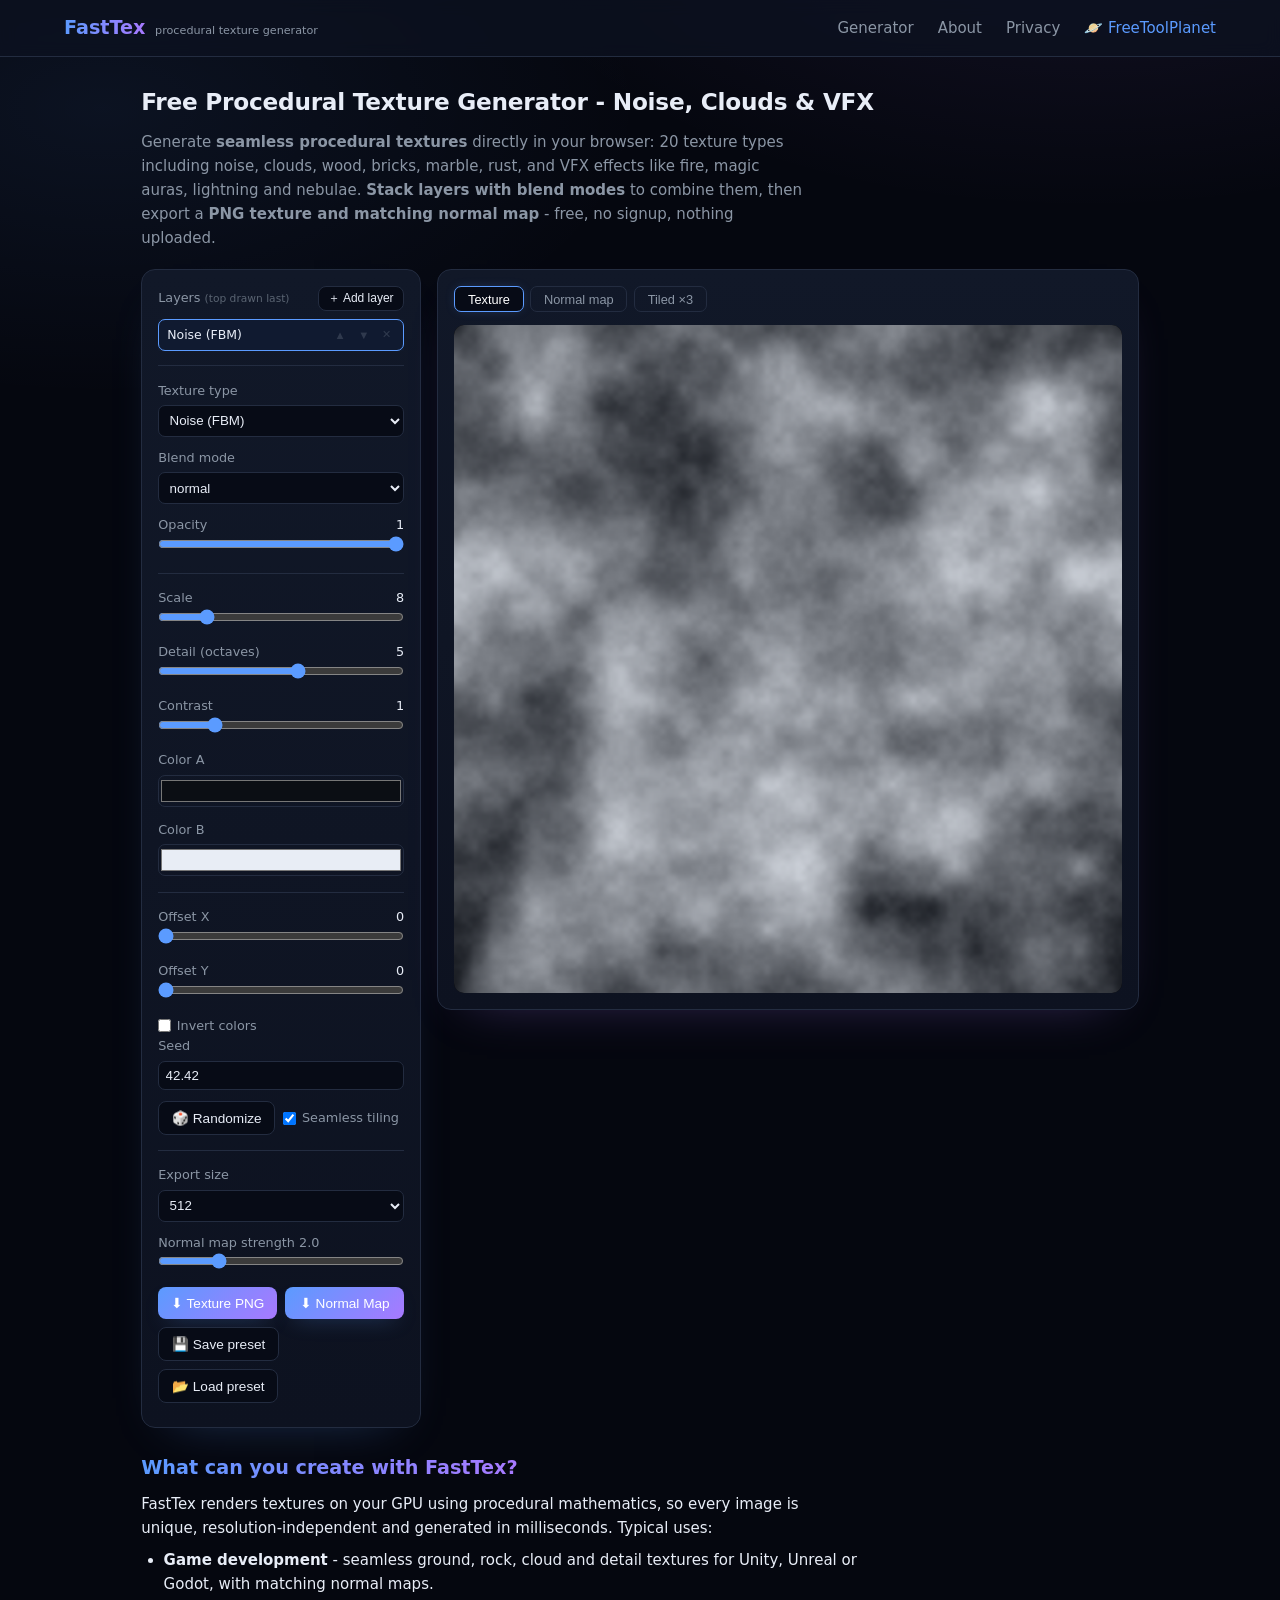
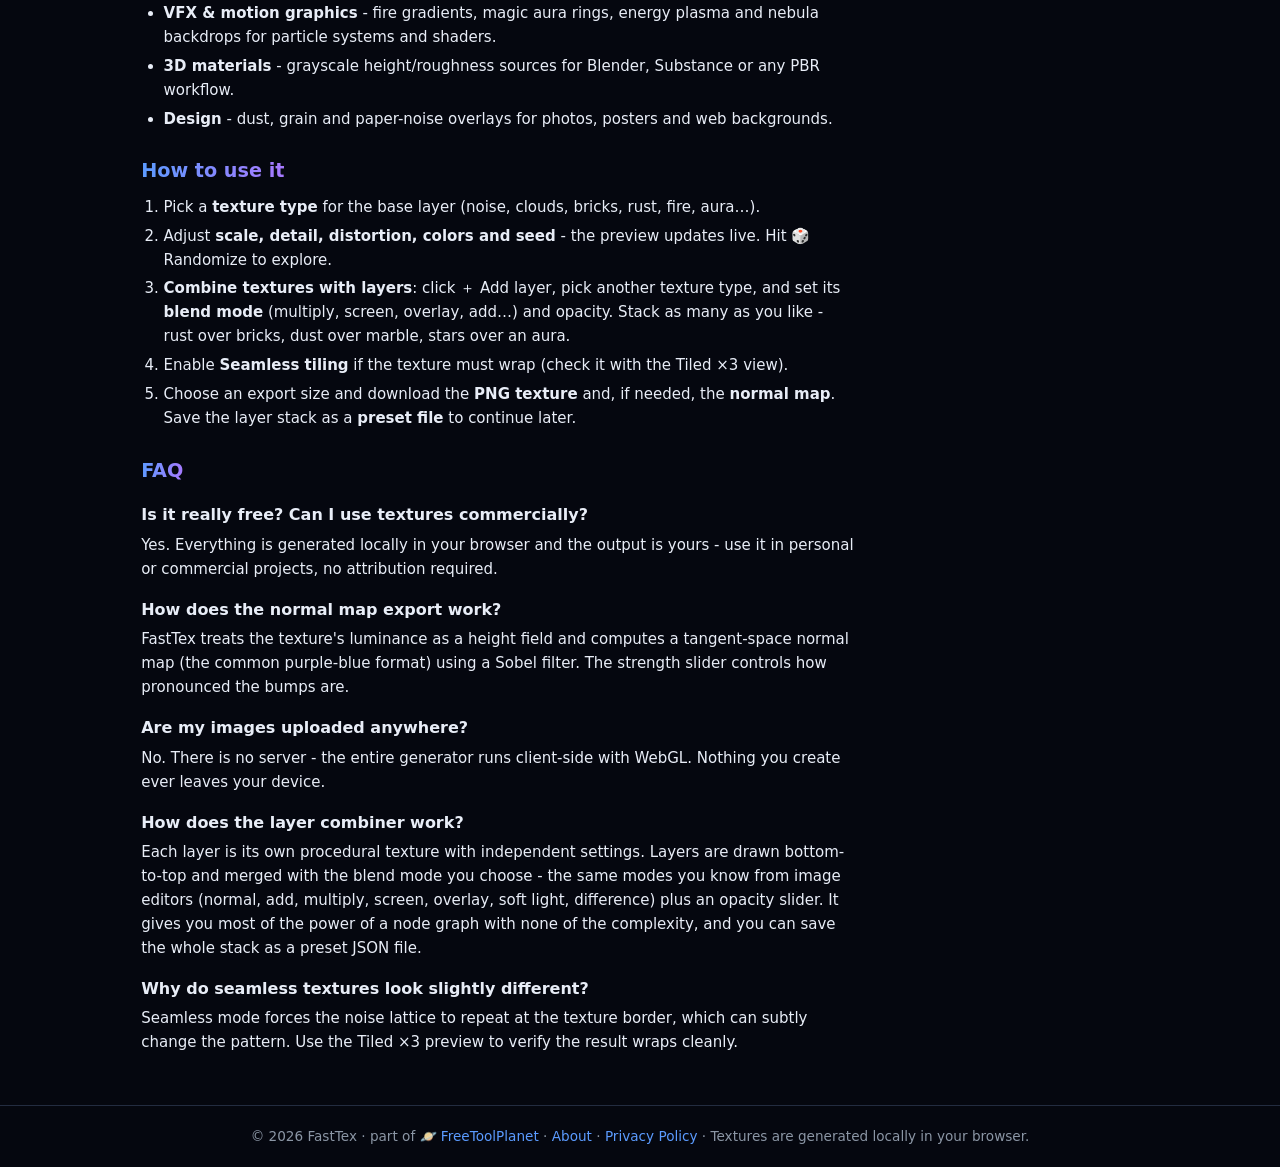
<file: index.html>
<!DOCTYPE html>
<html lang="en">
<head>
<meta charset="UTF-8">
<meta name="viewport" content="width=device-width, initial-scale=1.0">
<title>FastTex - Free Procedural Texture Generator (Noise, Clouds, VFX, Normal Maps)</title>
<meta name="description" content="Free online procedural texture generator with 20 texture types and layer blending. Create seamless noise, clouds, bricks, rust, fire, magic aura and VFX textures, export PNG and normal maps. No signup, runs in your browser.">
<meta name="keywords" content="procedural texture generator, seamless noise texture, normal map generator, VFX textures, cloud texture, perlin noise online, free texture maker">
<link rel="canonical" href="https://dridiyassin.github.io/FastTex/">
<meta property="og:title" content="FastTex - Free Procedural Texture Generator">
<meta property="og:description" content="Generate seamless noise, cloud, dust and VFX textures with normal maps, free in your browser.">
<meta property="og:type" content="website">
<meta property="og:url" content="https://dridiyassin.github.io/FastTex/">
<meta name="robots" content="index, follow">
<link rel="icon" href="data:image/svg+xml,<svg xmlns='http://www.w3.org/2000/svg' viewBox='0 0 100 100'><text y='.9em' font-size='90'>🎨</text></svg>">
<link rel="stylesheet" href="style.css">
<script async src="https://pagead2.googlesyndication.com/pagead/js/adsbygoogle.js?client=ca-pub-7599966418498848"
     crossorigin="anonymous"></script>
<script type="application/ld+json">
{
  "@context": "https://schema.org",
  "@type": "WebApplication",
  "name": "FastTex Procedural Texture Generator",
  "url": "https://dridiyassin.github.io/FastTex/",
  "applicationCategory": "DesignApplication",
  "operatingSystem": "Any",
  "offers": {"@type": "Offer", "price": "0", "priceCurrency": "USD"},
  "description": "Free browser-based procedural texture generator: seamless noise, clouds, dust, fire, magic aura VFX textures with PNG and normal map export."
}
</script>
<script type="application/ld+json">
{
  "@context": "https://schema.org",
  "@type": "FAQPage",
  "mainEntity": [
    {"@type": "Question", "name": "Is this texture generator free?", "acceptedAnswer": {"@type": "Answer", "text": "Yes. FastTex is 100% free, requires no signup, and all textures are generated locally in your browser. You can use exported textures in personal and commercial projects."}},
    {"@type": "Question", "name": "Can I make seamless tileable textures?", "acceptedAnswer": {"@type": "Answer", "text": "Yes. Enable the Seamless Tiling option and the generated texture will wrap perfectly on all edges, ideal for game engines and 3D materials."}},
    {"@type": "Question", "name": "Can I export a normal map?", "acceptedAnswer": {"@type": "Answer", "text": "Yes. FastTex derives a tangent-space normal map from the generated texture with an adjustable strength slider, and exports it as PNG."}},
    {"@type": "Question", "name": "Can I combine multiple textures?", "acceptedAnswer": {"@type": "Answer", "text": "Yes. FastTex has a layer system: stack any of the 20 texture types with blend modes (multiply, screen, overlay, add and more) and per-layer opacity, then export the combined result."}},
    {"@type": "Question", "name": "What resolution can I export?", "acceptedAnswer": {"@type": "Answer", "text": "You can export PNG textures at 256, 512, 1024 or 2048 pixels, square."}}
  ]
}
</script>
</head>
<body>
<header class="site-header">
  <a class="logo" href="./"><b>FastTex</b><span class="tag">procedural texture generator</span></a>
  <nav>
    <a href="./">Generator</a>
    <a href="about.html">About</a>
    <a href="privacy.html">Privacy</a>
    <a class="planet-link" href="https://dridiyassin.github.io/">🪐 FreeToolPlanet</a>
  </nav>
</header>

<main>
  <h1>Free Procedural Texture Generator - Noise, Clouds &amp; VFX</h1>
  <p class="intro">Generate <strong>seamless procedural textures</strong> directly in your browser: 20 texture types including noise, clouds, wood, bricks, marble, rust, and VFX effects like fire, magic auras, lightning and nebulae. <strong>Stack layers with blend modes</strong> to combine them, then export a <strong>PNG texture and matching normal map</strong> - free, no signup, nothing uploaded.</p>

  <div class="app">
    <aside class="panel" id="controls">
      <div class="layers-head"><span>Layers <small>(top drawn last)</small></span><button id="btn-add" class="btn lbtn-add" title="Add a layer on top">＋ Add layer</button></div>
      <div id="layers"></div>
      <hr>
      <label class="field">Texture type
        <select id="gen-select"></select>
      </label>
      <div id="params"></div>
      <div class="row">
        <button id="btn-random" class="btn">🎲 Randomize</button>
        <label class="check"><input type="checkbox" id="tile-chk" checked> Seamless tiling</label>
      </div>
      <hr>
      <label class="field">Export size
        <select id="res-select">
          <option>256</option><option selected>512</option><option>1024</option><option>2048</option>
        </select>
      </label>
      <label class="field">Normal map strength <span id="nrm-val">2.0</span>
        <input type="range" id="nrm-strength" min="0.2" max="8" step="0.1" value="2">
      </label>
      <div class="row">
        <button id="btn-png" class="btn primary">⬇ Texture PNG</button>
        <button id="btn-normal" class="btn primary">⬇ Normal Map</button>
      </div>
      <div class="row">
        <button id="btn-save" class="btn">💾 Save preset</button>
        <button id="btn-load" class="btn">📂 Load preset</button>
        <input type="file" id="preset-file" accept=".json" hidden>
      </div>
    </aside>

    <section class="viewport">
      <div class="preview-tabs">
        <button class="tab active" data-view="tex">Texture</button>
        <button class="tab" data-view="nrm">Normal map</button>
        <button class="tab" data-view="tiled">Tiled ×3</button>
      </div>
      <div class="canvas-wrap" id="canvas-wrap">
        <canvas id="out"></canvas>
        <canvas id="gl" hidden></canvas>
        <canvas id="nrm-canvas" hidden></canvas>
      </div>
    </section>
  </div>

  <article class="content">
    <h2>What can you create with FastTex?</h2>
    <p>FastTex renders textures on your GPU using procedural mathematics, so every image is unique, resolution-independent and generated in milliseconds. Typical uses:</p>
    <ul>
      <li><strong>Game development</strong> - seamless ground, rock, cloud and detail textures for Unity, Unreal or Godot, with matching normal maps.</li>
      <li><strong>VFX &amp; motion graphics</strong> - fire gradients, magic aura rings, energy plasma and nebula backdrops for particle systems and shaders.</li>
      <li><strong>3D materials</strong> - grayscale height/roughness sources for Blender, Substance or any PBR workflow.</li>
      <li><strong>Design</strong> - dust, grain and paper-noise overlays for photos, posters and web backgrounds.</li>
    </ul>

    <h2>How to use it</h2>
    <ol>
      <li>Pick a <strong>texture type</strong> for the base layer (noise, clouds, bricks, rust, fire, aura…).</li>
      <li>Adjust <strong>scale, detail, distortion, colors and seed</strong> - the preview updates live. Hit 🎲 Randomize to explore.</li>
      <li><strong>Combine textures with layers</strong>: click ＋ Add layer, pick another texture type, and set its <strong>blend mode</strong> (multiply, screen, overlay, add…) and opacity. Stack as many as you like - rust over bricks, dust over marble, stars over an aura.</li>
      <li>Enable <strong>Seamless tiling</strong> if the texture must wrap (check it with the Tiled ×3 view).</li>
      <li>Choose an export size and download the <strong>PNG texture</strong> and, if needed, the <strong>normal map</strong>. Save the layer stack as a <strong>preset file</strong> to continue later.</li>
    </ol>

    <h2>FAQ</h2>
    <h3>Is it really free? Can I use textures commercially?</h3>
    <p>Yes. Everything is generated locally in your browser and the output is yours - use it in personal or commercial projects, no attribution required.</p>
    <h3>How does the normal map export work?</h3>
    <p>FastTex treats the texture's luminance as a height field and computes a tangent-space normal map (the common purple-blue format) using a Sobel filter. The strength slider controls how pronounced the bumps are.</p>
    <h3>Are my images uploaded anywhere?</h3>
    <p>No. There is no server - the entire generator runs client-side with WebGL. Nothing you create ever leaves your device.</p>
    <h3>How does the layer combiner work?</h3>
    <p>Each layer is its own procedural texture with independent settings. Layers are drawn bottom-to-top and merged with the blend mode you choose - the same modes you know from image editors (normal, add, multiply, screen, overlay, soft light, difference) plus an opacity slider. It gives you most of the power of a node graph with none of the complexity, and you can save the whole stack as a preset JSON file.</p>
    <h3>Why do seamless textures look slightly different?</h3>
    <p>Seamless mode forces the noise lattice to repeat at the texture border, which can subtly change the pattern. Use the Tiled ×3 preview to verify the result wraps cleanly.</p>
  </article>
</main>

<footer class="site-footer">
  <p>© 2026 FastTex · part of <a href="https://dridiyassin.github.io/">🪐 FreeToolPlanet</a> · <a href="about.html">About</a> · <a href="privacy.html">Privacy Policy</a> · Textures are generated locally in your browser.</p>
</footer>
<script src="app.js"></script>
</body>
</html>
</file>
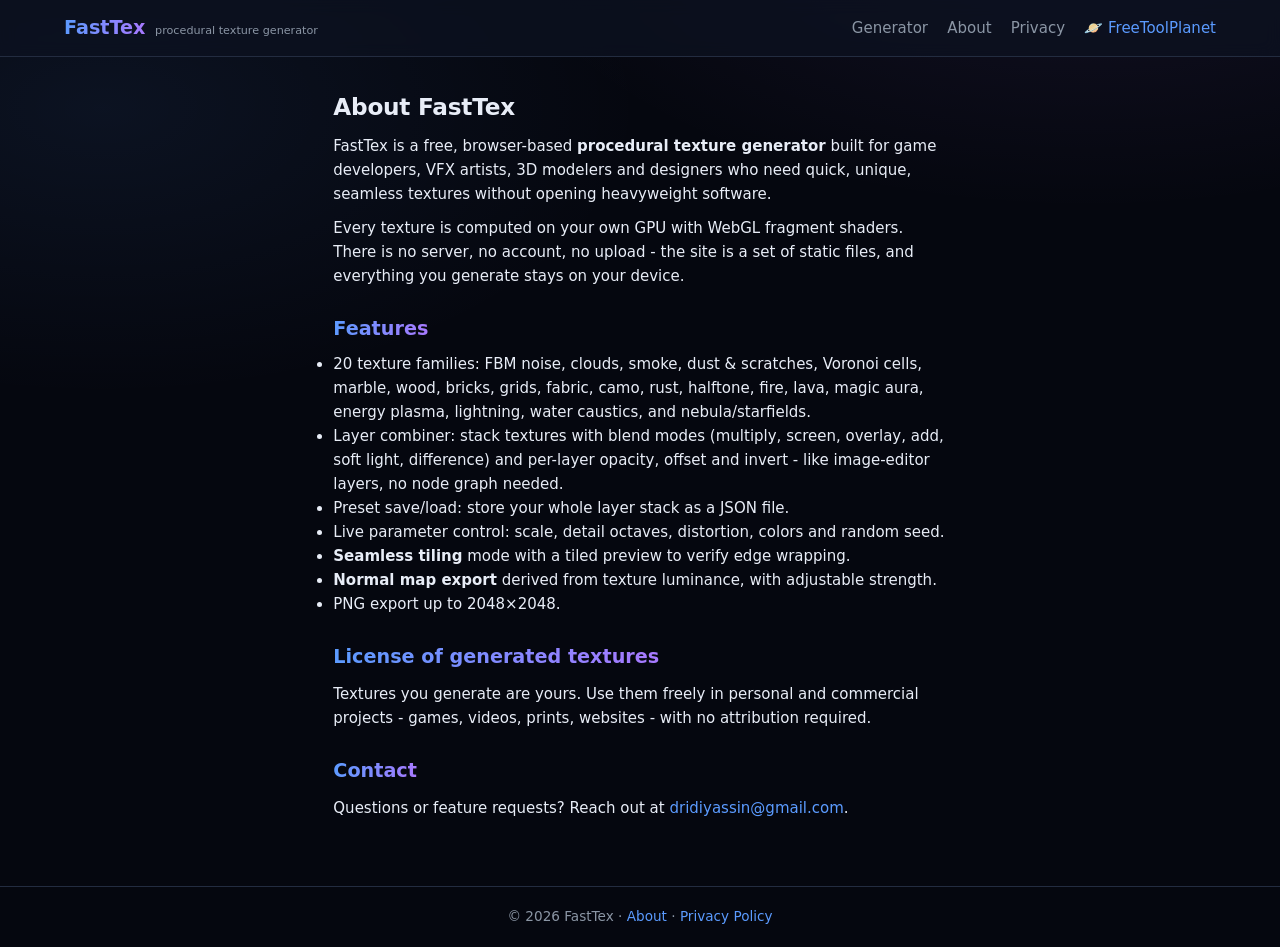
<file: about.html>
<!DOCTYPE html>
<html lang="en">
<head>
<meta charset="UTF-8">
<meta name="viewport" content="width=device-width, initial-scale=1.0">
<title>About FastTex - Free Procedural Texture Generator</title>
<meta name="description" content="About FastTex, a free browser-based procedural texture generator for game developers, VFX artists and designers.">
<link rel="canonical" href="https://dridiyassin.github.io/FastTex/about.html">
<meta name="robots" content="index, follow">
<link rel="icon" href="data:image/svg+xml,<svg xmlns='http://www.w3.org/2000/svg' viewBox='0 0 100 100'><text y='.9em' font-size='90'></text></svg>">
<link rel="stylesheet" href="style.css">
<script async src="https://pagead2.googlesyndication.com/pagead/js/adsbygoogle.js?client=ca-pub-7599966418498848"
     crossorigin="anonymous"></script>
</head>
<body>
<header class="site-header">
  <a class="logo" href="./"><b>FastTex</b><span class="tag">procedural texture generator</span></a>
  <nav><a href="./">Generator</a><a href="about.html">About</a><a href="privacy.html">Privacy</a><a class="planet-link" href="https://dridiyassin.github.io/">🪐 FreeToolPlanet</a></nav>
</header>
<main class="page">
  <h1>About FastTex</h1>
  <p>FastTex is a free, browser-based <strong>procedural texture generator</strong> built for game developers, VFX artists, 3D modelers and designers who need quick, unique, seamless textures without opening heavyweight software.</p>
  <p>Every texture is computed on your own GPU with WebGL fragment shaders. There is no server, no account, no upload - the site is a set of static files, and everything you generate stays on your device.</p>
  <h2>Features</h2>
  <ul>
    <li>20 texture families: FBM noise, clouds, smoke, dust &amp; scratches, Voronoi cells, marble, wood, bricks, grids, fabric, camo, rust, halftone, fire, lava, magic aura, energy plasma, lightning, water caustics, and nebula/starfields.</li>
    <li>Layer combiner: stack textures with blend modes (multiply, screen, overlay, add, soft light, difference) and per-layer opacity, offset and invert - like image-editor layers, no node graph needed.</li>
    <li>Preset save/load: store your whole layer stack as a JSON file.</li>
    <li>Live parameter control: scale, detail octaves, distortion, colors and random seed.</li>
    <li><strong>Seamless tiling</strong> mode with a tiled preview to verify edge wrapping.</li>
    <li><strong>Normal map export</strong> derived from texture luminance, with adjustable strength.</li>
    <li>PNG export up to 2048×2048.</li>
  </ul>
  <h2>License of generated textures</h2>
  <p>Textures you generate are yours. Use them freely in personal and commercial projects - games, videos, prints, websites - with no attribution required.</p>
  <h2>Contact</h2>
  <p>Questions or feature requests? Reach out at <a href="mailto:dridiyassin@gmail.com">dridiyassin@gmail.com</a>.</p>
</main>
<footer class="site-footer">
  <p>© 2026 FastTex · <a href="about.html">About</a> · <a href="privacy.html">Privacy Policy</a></p>
</footer>
</body>
</html>
</file>
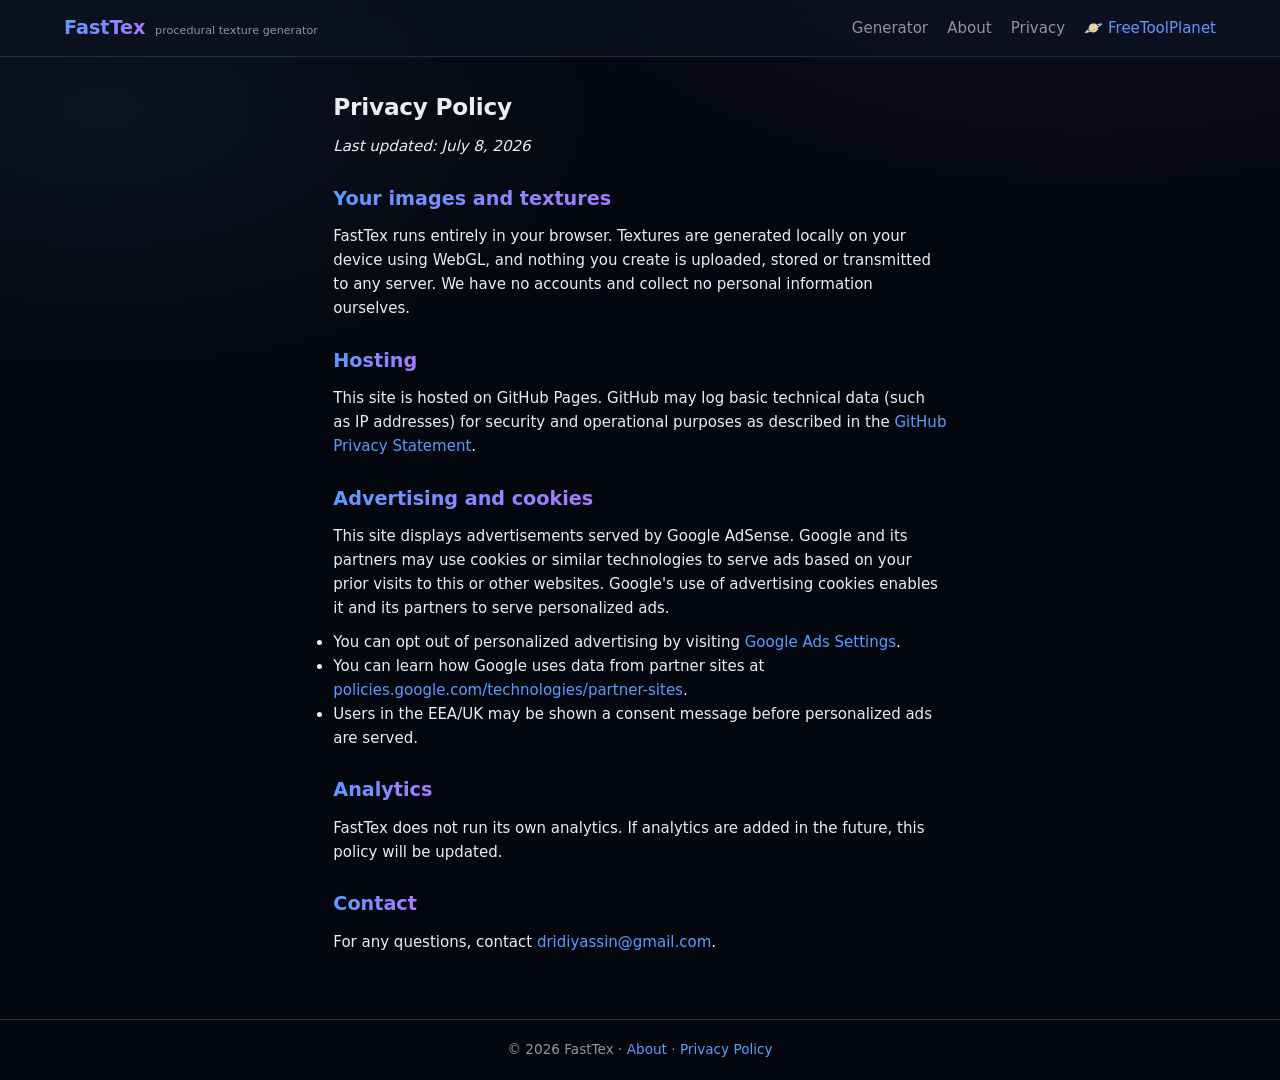
<file: privacy.html>
<!DOCTYPE html>
<html lang="en">
<head>
<meta charset="UTF-8">
<meta name="viewport" content="width=device-width, initial-scale=1.0">
<title>Privacy Policy - FastTex</title>
<meta name="description" content="Privacy policy for FastTex, the free procedural texture generator. What data is processed, cookies, and advertising disclosure.">
<link rel="canonical" href="https://dridiyassin.github.io/FastTex/privacy.html">
<meta name="robots" content="index, follow">
<link rel="icon" href="data:image/svg+xml,<svg xmlns='http://www.w3.org/2000/svg' viewBox='0 0 100 100'><text y='.9em' font-size='90'></text></svg>">
<link rel="stylesheet" href="style.css">
<script async src="https://pagead2.googlesyndication.com/pagead/js/adsbygoogle.js?client=ca-pub-7599966418498848"
     crossorigin="anonymous"></script>
</head>
<body>
<header class="site-header">
  <a class="logo" href="./"><b>FastTex</b><span class="tag">procedural texture generator</span></a>
  <nav><a href="./">Generator</a><a href="about.html">About</a><a href="privacy.html">Privacy</a><a class="planet-link" href="https://dridiyassin.github.io/">🪐 FreeToolPlanet</a></nav>
</header>
<main class="page">
  <h1>Privacy Policy</h1>
  <p><em>Last updated: July 8, 2026</em></p>
  <h2>Your images and textures</h2>
  <p>FastTex runs entirely in your browser. Textures are generated locally on your device using WebGL, and nothing you create is uploaded, stored or transmitted to any server. We have no accounts and collect no personal information ourselves.</p>
  <h2>Hosting</h2>
  <p>This site is hosted on GitHub Pages. GitHub may log basic technical data (such as IP addresses) for security and operational purposes as described in the <a href="https://docs.github.com/site-policy/privacy-policies/github-privacy-statement" rel="noopener">GitHub Privacy Statement</a>.</p>
  <h2>Advertising and cookies</h2>
  <p>This site displays advertisements served by Google AdSense. Google and its partners may use cookies or similar technologies to serve ads based on your prior visits to this or other websites. Google's use of advertising cookies enables it and its partners to serve personalized ads.</p>
  <ul>
    <li>You can opt out of personalized advertising by visiting <a href="https://adssettings.google.com" rel="noopener">Google Ads Settings</a>.</li>
    <li>You can learn how Google uses data from partner sites at <a href="https://policies.google.com/technologies/partner-sites" rel="noopener">policies.google.com/technologies/partner-sites</a>.</li>
    <li>Users in the EEA/UK may be shown a consent message before personalized ads are served.</li>
  </ul>
  <h2>Analytics</h2>
  <p>FastTex does not run its own analytics. If analytics are added in the future, this policy will be updated.</p>
  <h2>Contact</h2>
  <p>For any questions, contact <a href="mailto:dridiyassin@gmail.com">dridiyassin@gmail.com</a>.</p>
</main>
<footer class="site-footer">
  <p>© 2026 FastTex · <a href="about.html">About</a> · <a href="privacy.html">Privacy Policy</a></p>
</footer>
</body>
</html>
</file>
<file: style.css>
*{box-sizing:border-box;margin:0;padding:0}
:root{
  --bg:#05070f;--panel:#0d1220;--panel2:#111828;--inset:#070b16;--edge:#232c40;
  --txt:#e8edf7;--dim:#8b96a5;
  --acc:#5b9bff;--acc2:#a879ff;--acc3:#ff9d5c;
  --glow:rgba(91,155,255,.35)
}
body{background:var(--bg);color:var(--txt);font:15px/1.6 system-ui,Segoe UI,Roboto,sans-serif;
  background-image:
    radial-gradient(1000px 500px at 85% -10%, rgba(168,121,255,.09), transparent 60%),
    radial-gradient(900px 480px at 8% 12%, rgba(91,155,255,.08), transparent 60%);
  background-attachment:fixed}
a{color:var(--acc);text-decoration:none}
a:hover{text-decoration:underline}

.site-header{display:flex;justify-content:space-between;align-items:center;flex-wrap:wrap;gap:.5rem;padding:.8rem 5%;border-bottom:1px solid var(--edge);background:rgba(13,18,32,.75);backdrop-filter:blur(8px);position:sticky;top:0;z-index:10}
.logo{font-size:1.2rem;color:var(--txt)}
.logo b{background:linear-gradient(95deg,var(--acc),var(--acc2));-webkit-background-clip:text;background-clip:text;color:transparent}
.logo .tag{font-size:.7rem;color:var(--dim);margin-left:.6rem}
.site-header nav a{margin-left:1.2rem;color:var(--dim)}
.site-header nav a:hover{color:var(--txt);text-decoration:none}
.site-header nav a.planet-link{color:var(--acc)}
.site-header nav a.planet-link:hover{color:var(--txt)}

main{max-width:1100px;margin:0 auto;padding:1.2rem 4%}
h1{font-size:1.45rem;margin:.4rem 0 .6rem;letter-spacing:-.01em}
h2{font-size:1.2rem;margin:1.6rem 0 .5rem;background:linear-gradient(95deg,var(--acc),var(--acc2));-webkit-background-clip:text;background-clip:text;color:transparent;width:fit-content}
h3{font-size:1rem;margin:1rem 0 .3rem}
.intro{color:var(--dim);max-width:70ch;margin-bottom:1.2rem}
.content{max-width:75ch}
.content ul,.content ol{padding-left:1.4rem;margin:.5rem 0}
.content li{margin:.3rem 0}

.app{display:grid;grid-template-columns:280px 1fr;gap:1rem;margin:1rem 0}
@media(max-width:760px){.app{grid-template-columns:1fr}}

.panel{background:linear-gradient(180deg,var(--panel2),var(--panel));border:1px solid var(--edge);border-radius:14px;padding:1rem;align-self:start;box-shadow:0 20px 50px -32px var(--glow)}
.panel hr{border:0;border-top:1px solid var(--edge);margin:.9rem 0}
.field{display:block;font-size:.8rem;color:var(--dim);margin-bottom:.7rem}
.field select,.field input[type=number]{width:100%;margin-top:.25rem;background:var(--inset);color:var(--txt);border:1px solid var(--edge);border-radius:7px;padding:.4rem}
.field select:focus,.field input:focus{outline:none;border-color:var(--acc)}
.field input[type=range]{width:100%;accent-color:var(--acc)}
.field input[type=color]{width:100%;height:2rem;margin-top:.25rem;border:1px solid var(--edge);border-radius:7px;background:none;padding:0}
.field .val{float:right;color:var(--txt)}
.row{display:flex;gap:.5rem;align-items:center;flex-wrap:wrap;margin:.5rem 0}
.check{font-size:.8rem;color:var(--dim);display:flex;gap:.35rem;align-items:center}
.btn{background:var(--inset);color:var(--txt);border:1px solid var(--edge);border-radius:8px;padding:.5rem .8rem;cursor:pointer;font-size:.85rem;transition:border-color .15s,box-shadow .15s}
.btn:hover{border-color:var(--acc);box-shadow:0 0 14px -4px var(--glow)}
.btn.primary{background:linear-gradient(135deg,var(--acc),var(--acc2));border:0;color:#fff;flex:1;box-shadow:0 8px 22px -10px var(--glow)}
.btn.primary:hover{filter:brightness(1.15)}

.viewport{background:linear-gradient(180deg,var(--panel2),var(--panel));border:1px solid var(--edge);border-radius:14px;padding:1rem;display:flex;flex-direction:column;gap:.8rem;align-self:start;position:sticky;top:4rem;box-shadow:0 20px 50px -32px rgba(168,121,255,.35)}
.preview-tabs{display:flex;gap:.4rem}
.tab{background:none;border:1px solid var(--edge);color:var(--dim);border-radius:7px;padding:.3rem .8rem;cursor:pointer;font-size:.8rem;transition:border-color .15s,color .15s}
.tab:hover{color:var(--txt)}
.tab.active{color:#fff;background:var(--inset);border-color:var(--acc);box-shadow:0 0 12px -4px var(--glow)}
.canvas-wrap{position:relative;width:100%;aspect-ratio:1;background:#000;border-radius:10px;overflow:hidden;display:flex;align-items:center;justify-content:center}
.canvas-wrap canvas{width:100%;height:100%;image-rendering:auto}
.canvas-wrap.tiled canvas{width:33.34%;height:33.34%;position:absolute}

.site-footer{border-top:1px solid var(--edge);margin-top:2rem;padding:1.2rem 5%;color:var(--dim);font-size:.85rem;text-align:center}
.page{max-width:75ch;margin:0 auto;padding:1.5rem 4%}
.page p{margin:.6rem 0}

/* layer combiner */
.layers-head{display:flex;justify-content:space-between;align-items:center;font-size:.8rem;color:var(--dim);margin-bottom:.5rem}
.layers-head small{color:#5a6472}
.lbtn-add{padding:.2rem .6rem;font-size:.75rem}
#layers{display:flex;flex-direction:column;gap:.3rem;max-height:180px;overflow-y:auto}
.lrow{display:flex;align-items:center;gap:.3rem;background:var(--inset);border:1px solid var(--edge);border-radius:7px;padding:.3rem .5rem;cursor:pointer;font-size:.78rem}
.lrow.sel{border-color:var(--acc);background:#101a30;box-shadow:0 0 10px -4px var(--glow)}
.lrow .lname{flex:1;overflow:hidden;text-overflow:ellipsis;white-space:nowrap}
.lbtn{background:none;border:0;color:var(--dim);cursor:pointer;font-size:.7rem;padding:.1rem .25rem}
.lbtn:hover:not(:disabled){color:var(--txt)}
.lbtn:disabled{opacity:.25;cursor:default}
</file>
